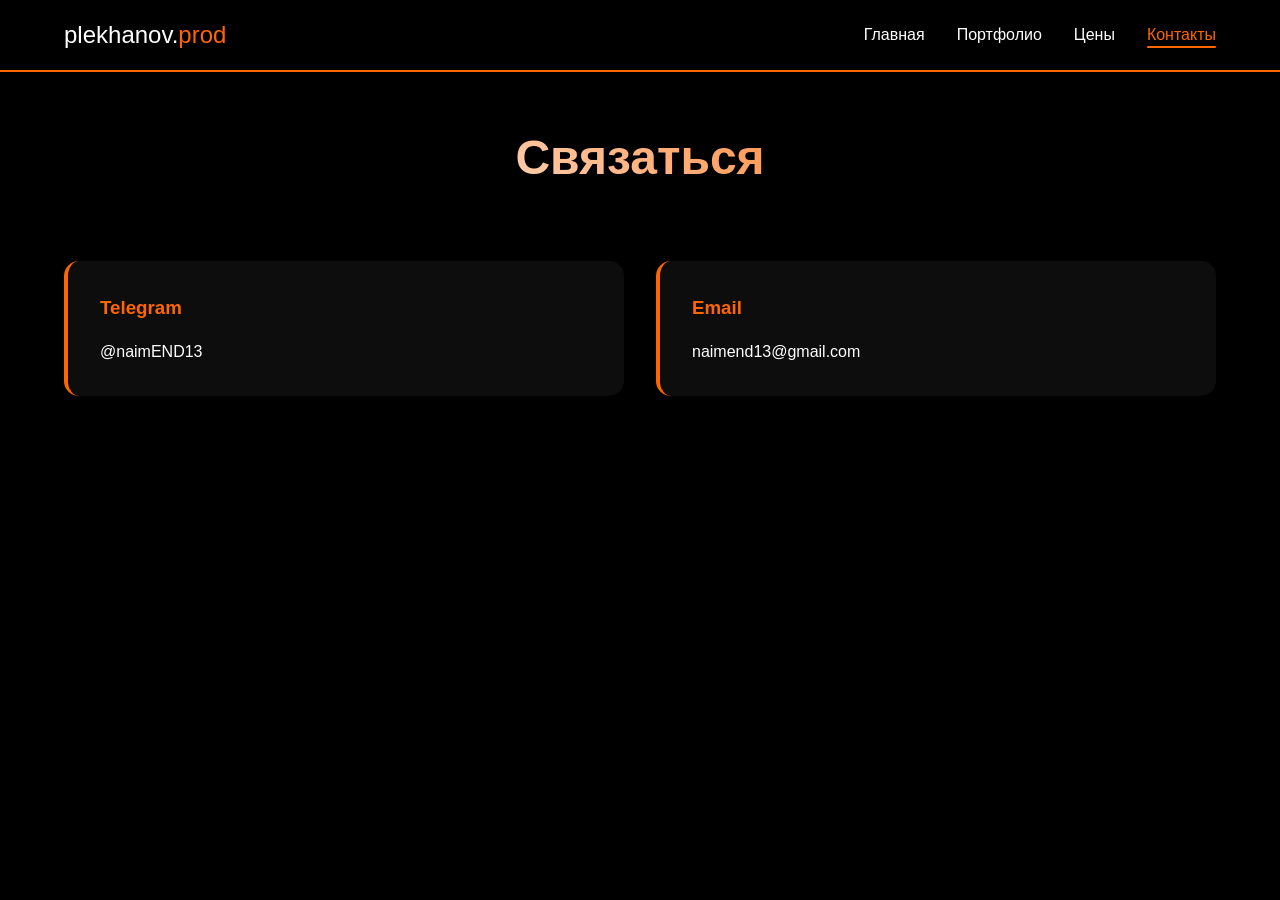
<file: contacts.html>
<!DOCTYPE html>
<html lang="ru">
<head>
    <meta charset="UTF-8">
    <meta name="viewport" content="width=device-width, initial-scale=1.0">
    <title>Контакты - plekhanov.prod</title>
    <link rel="stylesheet" href="style.css">
    <script src="main.js" defer></script>
</head>
<body>
    <nav class="header">
        <a href="index.html" class="logo">plekhanov.<span>prod</span></a>
        <ul>
            <li><a href="index.html">Главная</a></li>
            <li><a href="portfolio.html">Портфолио</a></li>
            <li><a href="prices.html">Цены</a></li>
            <li><a href="contacts.html">Контакты</a></li>
        </ul>
    </nav>

    <main class="contacts-main fade-in">
        <h1>Связаться</h1>
        <div class="platforms">
            <div class="platform">
                <h3>Telegram</h3>
                <p>@naimEND13</p>
            </div>
            <div class="platform">
                <h3>Email</h3>
                <p>naimend13@gmail.com</p>
            </div>
        </div>
    </main>
</body>
</html>
</file>
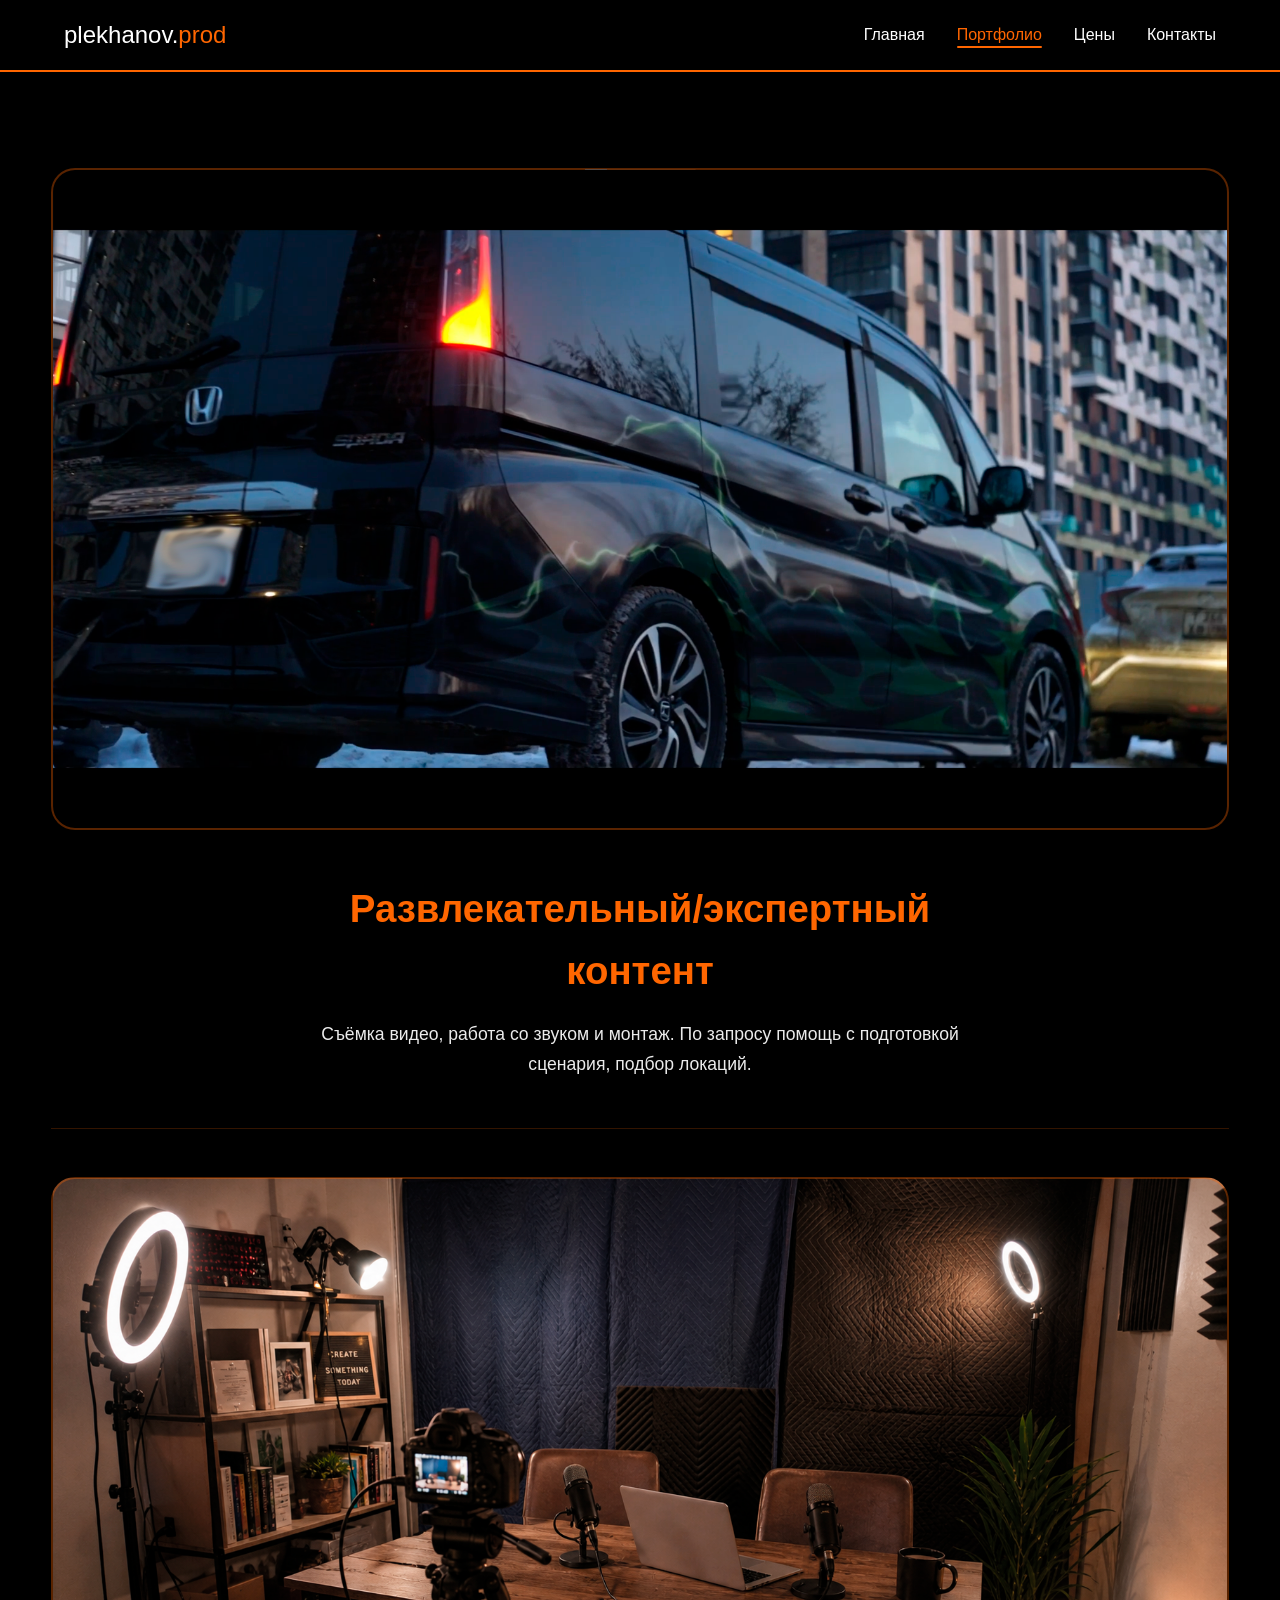
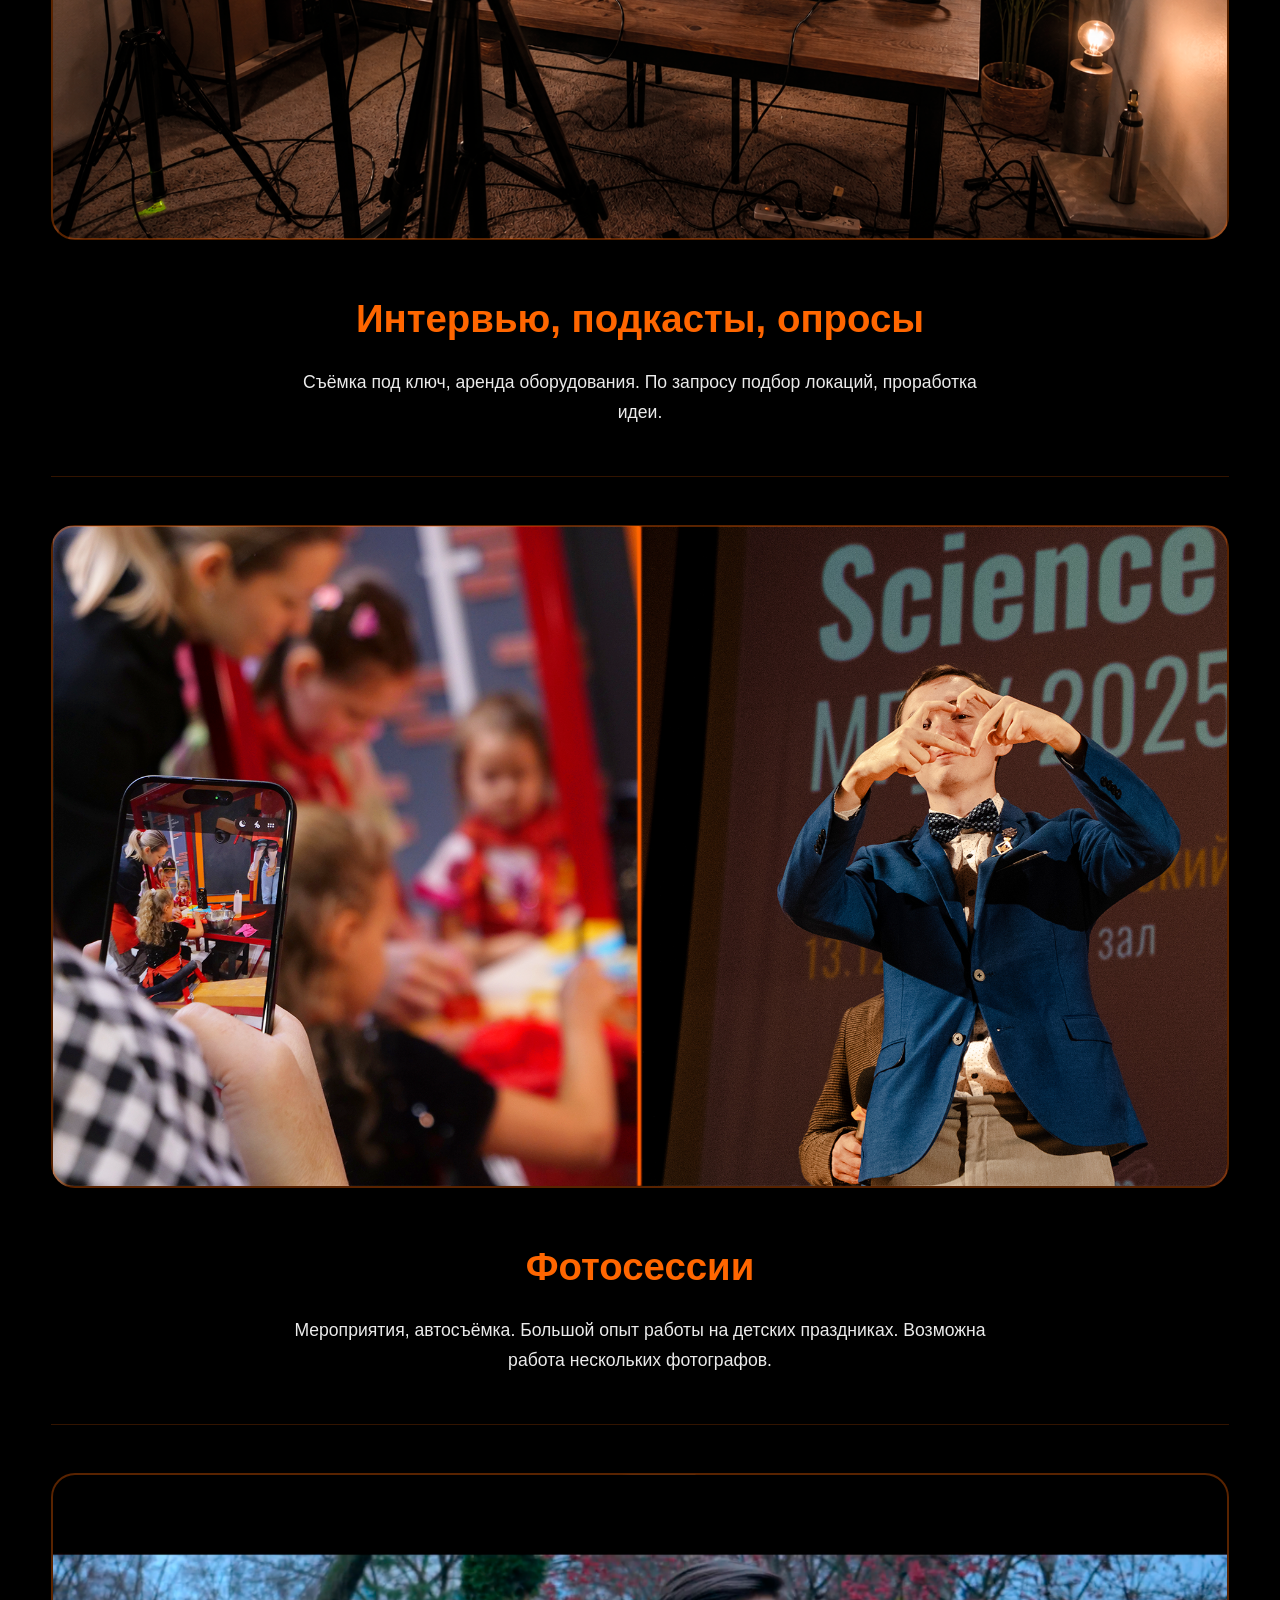
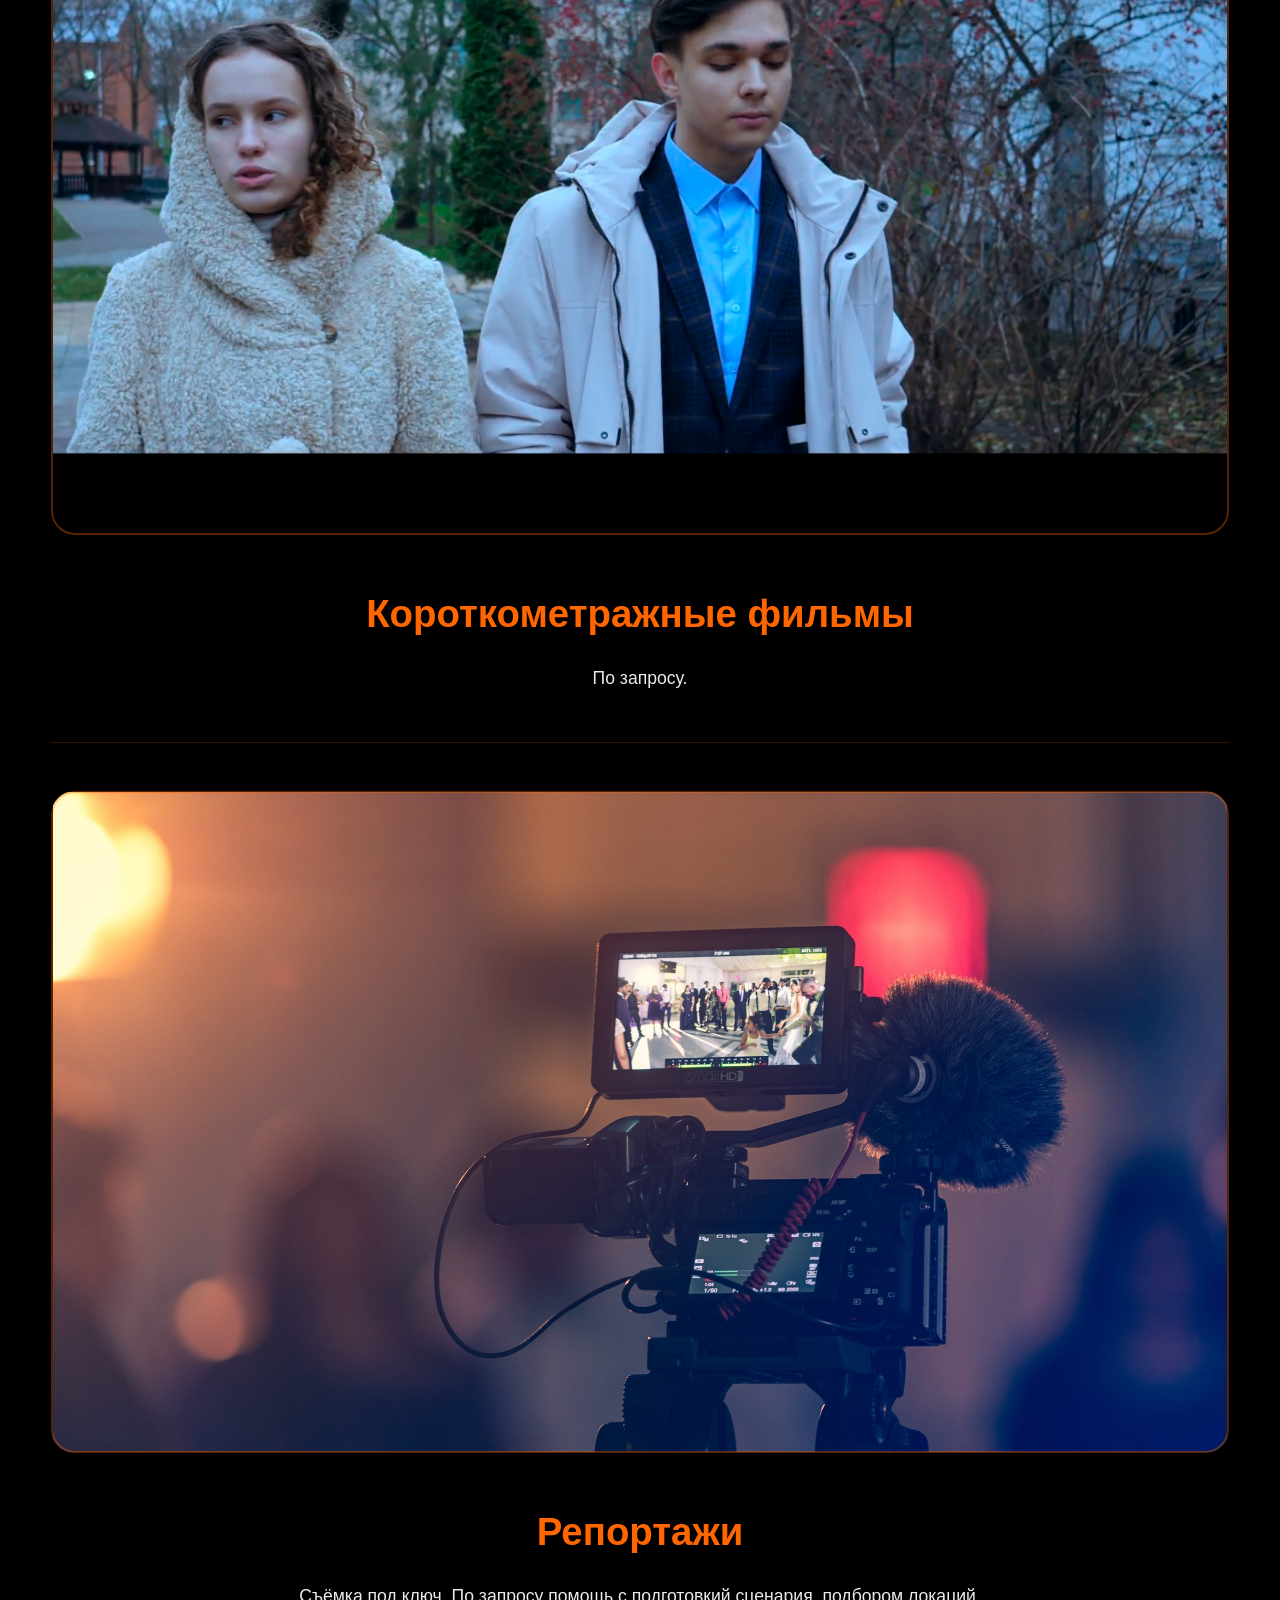
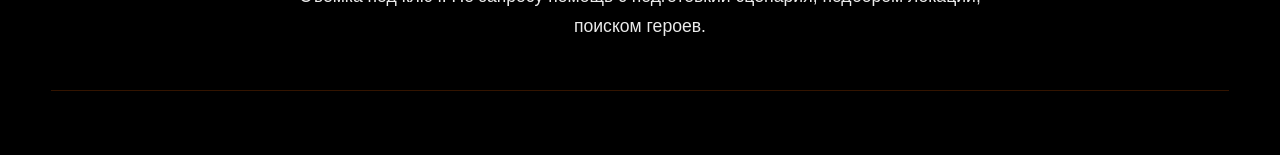
<file: portfolio.html>
<!DOCTYPE html>
<html lang="ru">
<head>
    <meta charset="UTF-8">
    <meta name="viewport" content="width=device-width, initial-scale=1.0">
    <title>Портфолио - plekhanov.prod</title>
    <link rel="stylesheet" href="style.css">
    <script src="main.js" defer></script>
</head>
<body>
    <nav class="header">
        <a href="index.html" class="logo">plekhanov.<span>prod</span></a>
        <ul>
            <li><a href="index.html">Главная</a></li>
            <li><a href="portfolio.html">Портфолио</a></li>
            <li><a href="prices.html">Цены</a></li>
            <li><a href="contacts.html">Контакты</a></li>
        </ul>
    </nav>

    <main class="portfolio-main">
        <section class="portfolio-item">
            <div class="portfolio-image" style="background-image: url('img_1.png');"></div>
            <div class="portfolio-text">
                <h2>Развлекательный/экспертный контент</h2>
                <p>Съёмка видео, работа со звуком и монтаж. По запросу помощь с подготовкой сценария, подбор локаций.</p>
            </div>
        </section>

        <section class="portfolio-item alternate-2">
            <div class="portfolio-image" style="background-image: url('img_2.png');"></div>
            <div class="portfolio-text">
                <h2>Интервью, подкасты, опросы</h2>
                <p>Съёмка под ключ, аренда оборудования. По запросу подбор локаций, проработка идеи.</p>
            </div>
        </section>

        <section class="portfolio-item">
            <div class="portfolio-image" style="background-image: url('img_3.png');"></div>
            <div class="portfolio-text">
                <h2>Фотосессии</h2>
                <p>Мероприятия, автосъёмка. Большой опыт работы на детских праздниках. Возможна работа нескольких фотографов.</p>
            </div>
        </section>

        <section class="portfolio-item alternate-2">
            <div class="portfolio-image" style="background-image: url('img_4.png');"></div>
            <div class="portfolio-text">
                <h2>Короткометражные фильмы</h2>
                <p>По запросу.</p>
            </div>
        </section>

        <section class="portfolio-item">
            <div class="portfolio-image" style="background-image: url('./0_pSHP9z4XFHgTAmvR.jpg');"></div>
            <div class="portfolio-text">
                <h2>Репортажи</h2>
                <p>Съёмка под ключ. По запросу помощь с подготовкий сценария, подбором локаций, поиском героев.</p>
            </div>
        </section>
    </main>
</body>
</html>
</file>
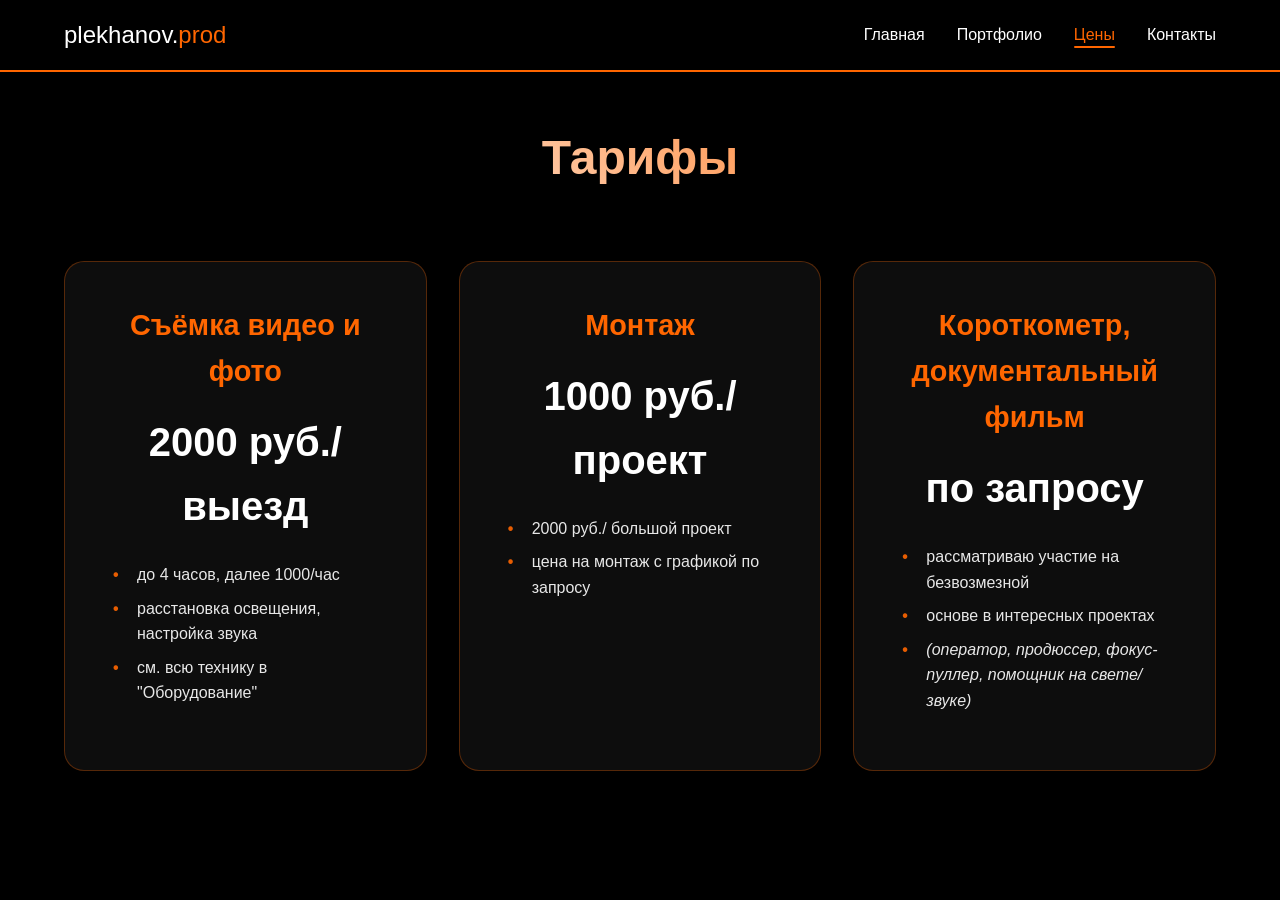
<file: prices.html>
<!DOCTYPE html>
<html lang="ru">
<head>
    <meta charset="UTF-8">
    <meta name="viewport" content="width=device-width, initial-scale=1.0">
    <title>Цены - plekhanov.prod</title>
    <link rel="stylesheet" href="style.css">
    <script src="main.js" defer></script>
</head>
<body>
    <nav class="header">
        <a href="index.html" class="logo">plekhanov.<span>prod</span></a>
        <ul>
            <li><a href="index.html">Главная</a></li>
            <li><a href="portfolio.html">Портфолио</a></li>
            <li><a href="prices.html">Цены</a></li>
            <li><a href="contacts.html">Контакты</a></li>
        </ul>
    </nav>

    <main class="prices-main fade-in">
        <h1>Тарифы</h1>
        <div class="price-grid">
            <div class="price-card slide-in">
                <h3>Съёмка видео и фото</h3>
                <div class="price">2000 руб./выезд</div>
                <ul>
                    <li>до 4 часов, далее 1000/час</li>
                    <li>расстановка освещения, настройка звука</li>
                    <li>см. всю технику в "Оборудование"</li>
                </ul>
            </div>
            <div class="price-card slide-in">
                <h3>Монтаж</h3>
                <div class="price">1000 руб./проект</div>
                <ul>
                    <li>2000 руб./ большой проект</li>
                    <li>цена на монтаж с графикой по запросу</li>
                </ul>
            </div>
            <div class="price-card slide-in">
                <h3>Короткометр, документальный фильм</h3>
                <div class="price">по запросу</div>
                <ul>
                    <li>рассматриваю участие на безвозмезной</li>
                    <li>основе в интересных проектах</li>
                    <li><i>(оператор, продюссер, фокус-пуллер, помощник на свете/звуке)</i></li>
                </ul>
            </div>
        </div>
    </main>
</body>
</html>
</file>
<file: style.css>
* {
    margin: 0;
    padding: 0;
    box-sizing: border-box;
}

body {
    font-family: -apple-system, BlinkMacSystemFont, 'Segoe UI', sans-serif;
    background: #000;
    color: #fff;
    line-height: 1.6;
    overflow-x: hidden;
}

/* Header */
.header {
    position: fixed;
    top: 0;
    width: 100%;
    background: rgba(0, 0, 0, 0.95);
    backdrop-filter: blur(10px);
    padding: 1rem 5%;
    display: flex;
    justify-content: space-between;
    align-items: center;
    z-index: 1000;
    border-bottom: 2px solid #FF6600;
}

.logo {
    font-size: 1.5rem;
    font-weight: 700;
    text-decoration: none;
    color: #fff;
}

.logo span {
    color: #FF6600;
}

.header ul {
    display: flex;
    list-style: none;
    gap: 2rem;
}

.header a {
    color: #fff;
    text-decoration: none;
    font-weight: 500;
    transition: color 0.3s ease;
    position: relative;
}

.header a:hover,
.header a.active {
    color: #FF6600;
}

.header a.active::after {
    content: '';
    position: absolute;
    bottom: -5px;
    left: 0;
    width: 100%;
    height: 2px;
    background: #FF6600;
    border-radius: 2px;
}

/* Home */
.hero {
    position: fixed;
    top: 0;
    left: 0;
    width: 100vw;
    height: 100vh;
    background-size: cover;
    background-position: center;
    background-repeat: no-repeat;
    z-index: -1;
}

.hero-overlay {
    position: absolute;
    inset: 0;
    background: rgba(0, 0, 0, 0.6);
}

.main-content,
.prices-main,
.contacts-main {
    position: relative;
    z-index: 1;
    min-height: 100vh;
    padding: 120px 5% 5%;
    max-width: 1400px;
    margin: 0 auto;
}

.hero-bio {
    position: absolute;
    top: 50%;
    left: 50%;
    transform: translate(-50%, -50%);
    max-width: 700px;
    text-align: center;
    padding: 3rem 2rem;
    background: rgba(0, 0, 0, 0.8);
    border: 2px solid rgba(255, 102, 0, 0.3);
    border-radius: 20px;
    z-index: 2;
    box-shadow: 0 20px 40px rgba(0, 0, 0, 0.5);
    opacity: 0;
    animation: fadeInOnly 1.5s ease forwards;
}

.hero-bio h2,
.bio h2,
.prices-main h1,
.contacts-main h1 {
    font-size: 3rem;
    margin-bottom: 2rem;
    background: linear-gradient(45deg, #fff, #FF6600);
    -webkit-background-clip: text;
    -webkit-text-fill-color: transparent;
    background-clip: text;
}

.bio,
.prices-main h1,
.contacts-main h1 {
    text-align: center;
    max-width: 800px;
    margin: 0 auto 4rem;
}

.bio p {
    font-size: 1.2rem;
    margin-bottom: 1.5rem;
    opacity: 0.9;
}

/* Portfolio */
.portfolio-main {
    position: relative;
    z-index: 1;
    padding: 120px 4% 5%;
    max-width: 1500px;
    margin: 0 auto;
}

.portfolio-item,
.alternate-2 {
    display: flex;
    align-items: center;
    justify-content: space-between;
    gap: 3rem;
    flex-direction: column;
    min-height: auto;
    padding: 3rem 0;
    border-bottom: 1px solid rgba(255, 102, 0, 0.2);
    text-align: center;
}

.portfolio-image {
    width: 100%;
    aspect-ratio: 16 / 9;
    min-height: unset;
    background-size: cover;
    background-position: center;
    background-repeat: no-repeat;
    border-radius: 24px;
    border: 2px solid rgba(255, 102, 0, 0.35);
    box-shadow: 0 20px 40px rgba(0, 0, 0, 0.35);
    flex-shrink: 0;
}

.portfolio-text {
    width: 100%;
    max-width: 700px;
}

.portfolio-text h2 {
    font-size: 2.4rem;
    color: #FF6600;
    margin-bottom: 1.2rem;
}

.portfolio-text p {
    font-size: 1.1rem;
    line-height: 1.7;
    color: #fff;
    opacity: 0.92;
}

/* Legacy content helpers */
.text-right .text-content {
    order: 1;
}

.text-left .text-content {
    order: 2;
}

.text-content {
    flex: 1;
    padding: 0 4rem;
}

.text-content h2 {
    font-size: 2.5rem;
    margin-bottom: 1.5rem;
    color: #FF6600;
}

.image-placeholder {
    flex: 1;
    height: 500px;
    background-size: cover;
    background-position: center;
    border-radius: 20px;
    border: 2px solid #FF6600;
    transition: transform 0.5s ease, box-shadow 0.5s ease;
}

.image-placeholder:hover {
    transform: scale(1.02);
    box-shadow: 0 20px 40px rgba(255, 102, 0, 0.3);
}

/* Prices */
.price-grid {
    display: grid;
    grid-template-columns: repeat(auto-fit, minmax(300px, 1fr));
    gap: 2rem;
    margin-top: 4rem;
}

.price-card {
    background: rgba(255, 255, 255, 0.05);
    padding: 2.5rem;
    border-radius: 20px;
    border: 1px solid rgba(255, 102, 0, 0.3);
    text-align: center;
    transition: all 0.4s ease;
}

.price-card:hover {
    background: rgba(255, 102, 0, 0.1);
    transform: translateY(-10px);
    border-color: #FF6600;
}

.price-card h3 {
    color: #FF6600;
    font-size: 1.8rem;
    margin-bottom: 1rem;
}

.price {
    font-size: 2.5rem;
    font-weight: 700;
    color: #fff;
    margin-bottom: 1.5rem;
}

.price-card ul {
    list-style: none;
    text-align: left;
    padding-left: 2rem;
    margin: 1rem 0;
}

.price-card li {
    position: relative;
    margin-bottom: 0.5rem;
    opacity: 0.9;
}

.price-card li::before {
    content: '•';
    color: #FF6600;
    font-weight: bold;
    position: absolute;
    left: -1.5rem;
}

/* Contacts */
.platforms {
    display: grid;
    grid-template-columns: repeat(auto-fit, minmax(250px, 1fr));
    gap: 2rem;
    margin-top: 4rem;
}

.platform {
    background: rgba(255, 255, 255, 0.05);
    padding: 2rem;
    border-radius: 15px;
    border-left: 4px solid #FF6600;
    transition: all 0.3s ease;
}

.platform:hover {
    background: rgba(255, 102, 0, 0.1);
    transform: translateX(10px);
}

.platform h3 {
    color: #FF6600;
    margin-bottom: 1rem;
}

/* Animations */
.fade-in {
    opacity: 0;
    transform: translateY(30px);
    animation: fadeInUp 1s ease forwards;
}

.slide-in {
    opacity: 0;
    transform: translateY(50px);
    animation: slideInUp 0.8s ease forwards;
}

.slide-in:nth-child(2) {
    animation-delay: 0.2s;
}

.slide-in:nth-child(3) {
    animation-delay: 0.4s;
}

@keyframes fadeInOnly {
    to {
        opacity: 1;
    }
}

@keyframes fadeInUp {
    to {
        opacity: 1;
        transform: translateY(0);
    }
}

@keyframes slideInUp {
    to {
        opacity: 1;
        transform: translateY(0);
    }
}

/* Mobile */
@media (max-width: 900px) {
    .header {
        flex-direction: column;
        align-items: center;
        justify-content: center;
        gap: 0.8rem;
        padding: 1rem 1rem 0.8rem;
    }

    .logo {
        font-size: 1.3rem;
        text-align: center;
    }

    .header ul {
        flex-wrap: wrap;
        justify-content: center;
        gap: 0.8rem 1.2rem;
        padding: 0;
        margin: 0;
    }

    .header li {
        list-style: none;
    }

    .header ul a {
        font-size: 0.95rem;
        white-space: nowrap;
    }

    .hero-bio {
        width: 88vw;
        max-width: 88vw;
        aspect-ratio: 4 / 3;
        padding: 1.5rem 1.2rem;
        display: flex;
        flex-direction: column;
        justify-content: center;
    }
}
</file>
